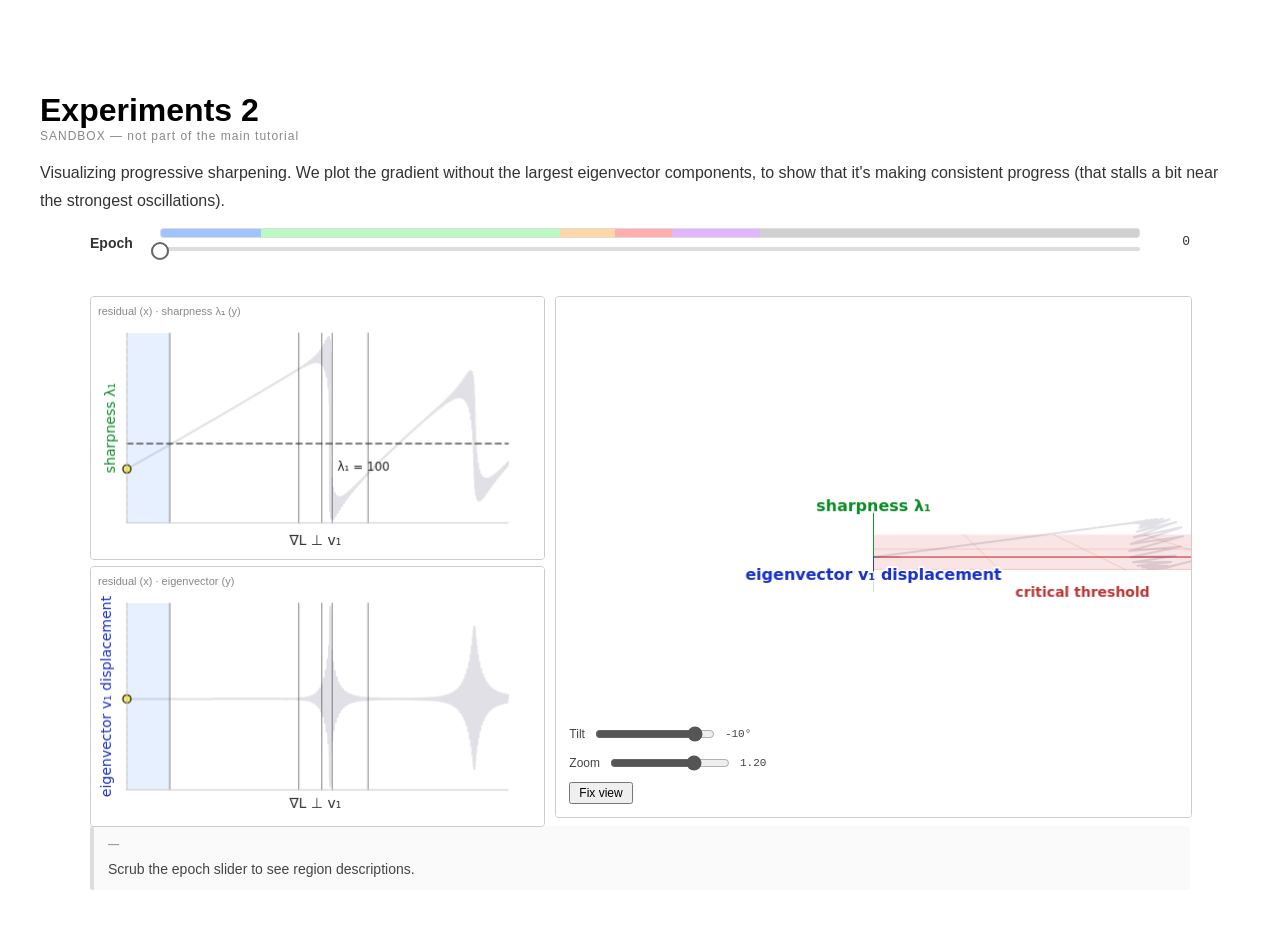
<file: experiments2.html>
<!DOCTYPE html>
<html lang="en">
<head>
  <meta charset="utf-8">
  <meta name="viewport" content="width=device-width, initial-scale=1.0">
  <title>Experiments 2</title>
  <link rel="stylesheet" href="styles.css">
  <style>
    .viewer-wrap {
      width: 100%;
      max-width: 1100px;
      margin: 0 auto;
      display: flex;
      flex-direction: column;
      gap: 10px;
    }

    /* Custom epoch slider: region bar flush above the track */
    .epoch-row {
      display: flex;
      align-items: center;
      gap: 10px;
      font-size: 14px;
    }
    .epoch-row label { font-weight:600; min-width:60px; }
    .epoch-row .val { font-family:Monaco,Consolas,monospace; font-size:13px; min-width:40px; text-align:right; }

    .epoch-slider-wrap {
      flex: 1;
      display: flex;
      flex-direction: column;
      gap: 2px;
      user-select: none;
    }

    /* Region bar — same width as the track below */
    #region-bar {
      height: 8px;
      border-radius: 3px;
      overflow: hidden;
      display: flex;
      border: 1px solid #ddd;
      cursor: pointer;
    }
    .region-segment { height:100%; transition: opacity 0.15s; }
    .region-segment.inactive { opacity: 0.3; }

    /* Track + thumb */
    .epoch-track-wrap {
      position: relative;
      height: 18px;
      display: flex;
      align-items: center;
      cursor: pointer;
    }
    .epoch-track {
      position: absolute;
      left: 0; right: 0;
      height: 4px;
      background: #ddd;
      border-radius: 2px;
    }
    .epoch-track-fill {
      height: 100%;
      background: #999;
      border-radius: 2px;
    }
    .epoch-thumb {
      position: absolute;
      width: 14px; height: 14px;
      background: #fff;
      border: 2px solid #666;
      border-radius: 50%;
      transform: translateX(-50%);
      top: 50%; margin-top: -7px;
      cursor: grab;
      transition: border-color 0.1s;
    }
    .epoch-thumb:active { cursor: grabbing; border-color: #333; }

    /* Main panel: 2D stack on left, 3D on right */
    .panels {
      display: flex;
      gap: 12px;
      align-items: stretch;
    }

    /* Left: two 2D canvases stacked */
    .panel-2d {
      display: flex;
      flex-direction: column;
      gap: 8px;
      flex: 1;
      min-width: 0;
    }
    .plot2d-wrap {
      position: relative;
      flex: 1;
    }
    .plot2d-wrap canvas {
      display: block;
      width: 100%;
      height: 100%;
      border: 1px solid #ccc;
      border-radius: 4px;
      background: #fff;
    }
    .plot2d-label {
      position: absolute;
      top: 6px; left: 8px;
      font-size: 11px;
      color: #888;
      pointer-events: none;
    }

    /* Right: 3D canvas */
    .panel-3d {
      flex: 1.4;
      min-width: 0;
      position: relative;  /* anchor for the overlay controls */
    }
    #canvas-3d {
      display: block;
      width: 100%;
      height: 100%;
      border: 1px solid #ccc;
      border-radius: 4px;
      background: #fff;
      cursor: grab;
    }
    #canvas-3d:active { cursor: grabbing; }

    /* Controls overlay — bottom-left of 3D panel */
    .controls-overlay {
      position: absolute;
      inset: 0;
      display: flex;
      flex-direction: column;
      justify-content: flex-end;
      align-items: flex-start;
      padding: 12px 14px;
      gap: 8px;
      pointer-events: none;
    }
    /* Re-enable pointer events on actual interactive elements */
    .controls-overlay > * { pointer-events: all; }
    .controls-overlay .slider-group { display:flex; align-items:center; gap:8px; }
    .controls-overlay .slider-group label { color:#444; white-space:nowrap; font-size:12px; }
    .controls-overlay .slider-group input[type=range] { width:120px; }
    .controls-overlay .slider-group .val { font-family:Monaco,Consolas,monospace; font-size:11px; min-width:32px; color:#444; }
    .controls-overlay .check-row { display:flex; align-items:center; gap:5px; color:#444; cursor:pointer; font-size:12px; }
    .controls-overlay button { font-size:12px; padding:2px 8px; cursor:pointer; }
  </style>
</head>
<body>
<div class="container">
  <h1 class="page-title">Experiments 2</h1>
  <p class="section-label">SANDBOX — not part of the main tutorial</p>
  <div class="tutorial-content">
    <p> Visualizing progressive sharpening. We plot the gradient without the largest eigenvector components, to show that it's making consistent progress (that stalls a bit near the strongest oscillations).</p>

    <div class="viewer-wrap">

      <!-- Custom epoch slider: region bar flush above track -->
      <div class="epoch-row">
        <label>Epoch</label>
        <div class="epoch-slider-wrap" id="epoch-slider-wrap">
          <div id="region-bar"></div>
          <div class="epoch-track-wrap" id="epoch-track-wrap">
            <div class="epoch-track">
              <div class="epoch-track-fill" id="epoch-track-fill"></div>
            </div>
            <div class="epoch-thumb" id="epoch-thumb"></div>
          </div>
        </div>
        <span class="val" id="epoch-value">—</span>
      </div>

      <div id="load-status" style="font-size:13px;color:#888;min-height:1.4em;">Loading data…</div>

      <!-- Panels -->
      <div class="panels" style="height:520px;">

        <!-- Left: 2D plots -->
        <div class="panel-2d">
          <div class="plot2d-wrap">
            <canvas id="canvas-xy"></canvas>
            <span class="plot2d-label">residual (x) · sharpness λ₁ (y)</span>
          </div>
          <div class="plot2d-wrap">
            <canvas id="canvas-xz"></canvas>
            <span class="plot2d-label">residual (x) · eigenvector (y)</span>
          </div>
        </div>

        <!-- Right: 3D -->
        <div class="panel-3d">
          <canvas id="canvas-3d"></canvas>
          <div class="controls-overlay">
            <div class="slider-group">
              <label>Tilt</label>
              <input type="range" id="rotx-slider" min="-90" max="0" step="1" value="-10">
              <span class="val" id="rotx-value">-10°</span>
            </div>
            <div class="slider-group">
              <label>Zoom</label>
              <input type="range" id="zoom-slider" min="0" max="1000" step="1" value="600">
              <span class="val" id="zoom-value">1.5</span>
            </div>
            <button id="fix-btn">Fix view</button>
          </div>
        </div>

      </div><!-- .panels -->

      <div id="region-text" style="
        padding: 10px 14px;
        border-left: 4px solid #ddd;
        border-radius: 3px;
        background: #fafafa;
        font-size: 14px;
        line-height: 1.6;
      ">
        <span class="region-text-label" style="font-weight:600; font-size:11px; letter-spacing:0.5px; display:block; margin-bottom:4px; color:#999;">—</span>
        <span class="region-text-body" style="color:#444;">Scrub the epoch slider to see region descriptions.</span>
      </div>

    </div>
  </div>
</div>
<script type="module" src="experiments2.js"></script>
</body>
</html>
</file>
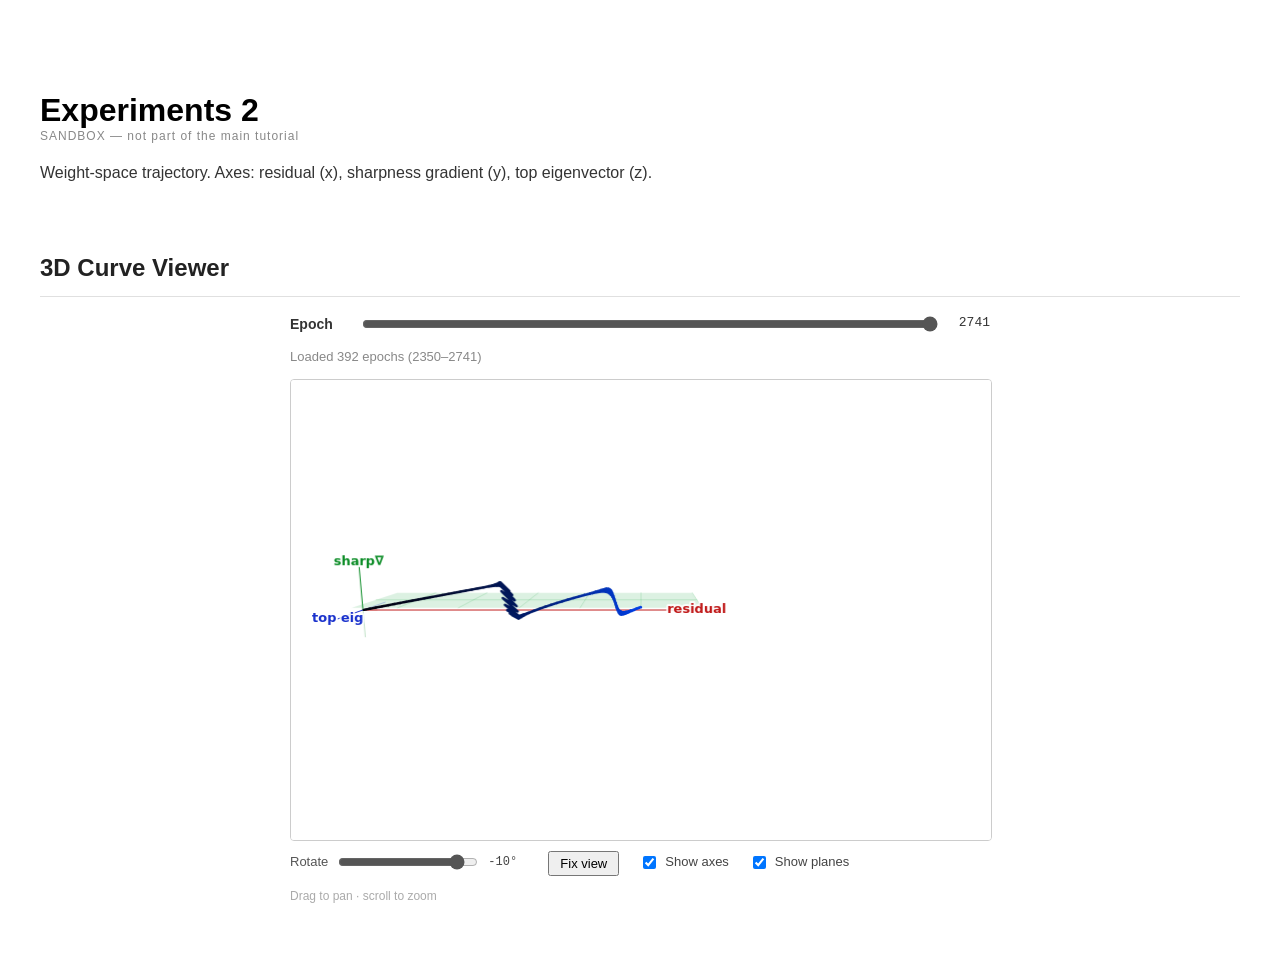
<file: visual_3d_exp.html>
<!DOCTYPE html>
<html lang="en">
<head>
  <meta charset="utf-8">
  <meta name="viewport" content="width=device-width, initial-scale=1.0">
  <title>Experiments 2</title>
  <link rel="stylesheet" href="styles.css">
  <style>
    .viewer-wrap {
      width: 100%; max-width: 700px; margin: 0 auto;
      display: flex; flex-direction: column; gap: 10px;
    }
    .epoch-row { display:flex; align-items:center; gap:10px; font-size:14px; }
    .epoch-row label { font-weight:600; min-width:60px; }
    .epoch-row input[type=range] { flex:1; }
    .epoch-row .val { font-family:Monaco,Consolas,monospace; font-size:13px; min-width:40px; text-align:right; }
    #curve3d-canvas {
      display:block; width:100%; height:460px;
      border:1px solid #ccc; border-radius:4px;
      cursor:grab; background:#fff;
    }
    #curve3d-canvas:active { cursor:grabbing; }
    .controls-row { display:flex; gap:20px; flex-wrap:wrap; align-items:flex-start; font-size:13px; }
    .slider-group { display:flex; align-items:center; gap:8px; }
    .slider-group label { min-width:30px; color:#555; }
    .slider-group input[type=range] { width:140px; }
    .slider-group .val { font-family:Monaco,Consolas,monospace; font-size:12px; min-width:40px; color:#444; }
    .check-row { display:flex; align-items:center; gap:6px; color:#444; cursor:pointer; }
    .viewer-hint { font-size:12px; color:#aaa; }
    details.orient-details { align-self:flex-start; }
    details.orient-details summary {
      font-size:12px; font-weight:600; color:#888; text-transform:uppercase;
      letter-spacing:0.4px; cursor:pointer; list-style:none;
      display:flex; align-items:center; gap:5px;
    }
    details.orient-details summary::-webkit-details-marker { display:none; }
    details.orient-details summary::before { content:'▶'; font-size:9px; color:#aaa; transition:transform 0.15s; display:inline-block; }
    details.orient-details[open] summary::before { transform:rotate(90deg); }
    details.orient-details .orient-body { display:flex; flex-direction:column; gap:6px; margin-top:6px; padding-left:2px; }
  </style>
</head>
<body>
<div class="container">
  <h1 class="page-title">Experiments 2</h1>
  <p class="section-label">SANDBOX — not part of the main tutorial</p>
  <div class="tutorial-content">
    <p>Weight-space trajectory. Axes: residual (x), sharpness gradient (y), top eigenvector (z).</p>
    <h2>3D Curve Viewer</h2>

    <div class="viewer-wrap">
      <div class="epoch-row">
        <label for="epoch-slider">Epoch</label>
        <input type="range" id="epoch-slider" min="1" max="500" step="1" value="500">
        <span class="val" id="epoch-value">500</span>
      </div>

      <div id="load-status" style="font-size:13px;color:#888;min-height:1.4em;">Loading data…</div>

      <canvas id="curve3d-canvas"></canvas>

      <div class="controls-row">
        <div class="slider-group">
          <label>Rotate</label>
          <input type="range" id="rotx-slider" min="-90" max="0" step="1" value="-10">
          <span class="val" id="rotx-value">-10°</span>
        </div>
        <button id="fix-btn" style="font-size:13px; padding:3px 10px; cursor:pointer;">Fix view</button>

        <label class="check-row">
          <input type="checkbox" id="check-axes" checked> Show axes
        </label>
        <label class="check-row">
          <input type="checkbox" id="check-planes" checked> Show planes
        </label>
      </div>

      <div class="viewer-hint">Drag to pan · scroll to zoom</div>
    </div>
  </div>
</div>
<script type="module" src="visual_3d_exp.js"></script>
</body>
</html>
</file>
<file: styles.css>
/* MLP Trainer Styles */
body {
  font-family: -apple-system, BlinkMacSystemFont, 'Segoe UI', Roboto, Helvetica, Arial, sans-serif;
}

.container {
  max-width: 1200px;
  margin: 0 auto;
  padding: 20px;
}

.page-title {
  margin-top: 2em;
  margin-bottom: 0;
}

.section-label {
  font-size: 12px;
  color: #888;
  letter-spacing: 1px;
  margin-top: 0;
  margin-bottom: 1em;
}

/* Range slider styling */
input[type="range"] {
  accent-color: #555;
  cursor: pointer;
}

.sim-button {
  padding: 8px 20px;
  font-size: 14px;
  background-color: #f0f0f0;
  border: 1px solid #ccc;
  border-radius: 4px;
  cursor: pointer;
  transition: background-color 0.2s;
}

.sim-button:hover { background-color: #e0e0e0; }
.sim-button:active { background-color: #d0d0d0; }

/* Setup boxes */
.setup-box {
  padding: 1.5em;
  padding-top: 2.5em;
  padding-bottom: 2.5em;
  border-radius: 8px;
  position: relative;
  min-height: 80px;
  margin-bottom: 1em;
}

.setup-box-label {
  position: absolute;
  left: 20px;
  top: 50%;
  transform: rotate(-90deg) translateX(-50%);
  transform-origin: left center;
  font-size: 14px;
  font-weight: 600;
  white-space: pre;
}

.setup-box-content {
  margin-left: 60px;
  display: flex;
  gap: 2em;
  flex-wrap: wrap;
  align-items: flex-start;
}

/* Specific box colors */
.box-task { background-color: #f0fff0; }
.box-task .setup-box-label { color: #55aa55; }

.box-network { background-color: #fff0f0; }
.box-network .setup-box-label { color: #cc5555; }

.box-training { background-color: #f0f4ff; }
.box-training .setup-box-label { color: #5578cc; }

/* Plots */
.plots-container {
  display: flex;
  gap: 20px;
  justify-content: center;
}

.plot-wrapper { flex: 0 0 500px; }

.plot-box {
  border: 1px solid #ccc;
  border-radius: 4px;
  background: white;
  padding: 20px;
  padding-left: 40px;
  padding-bottom: 40px;
  height: 335px;
}

.plot-content {
  height: 100%;
  position: relative;
}

.plot-canvas {
  width: 100%;
  height: 100%;
}

/* Axis labels */
.y-axis-label {
  position: absolute;
  top: 50%;
  transform: rotate(-90deg) translateY(-50%);
  transform-origin: center center;
  font-size: 17px;
  color: #666;
  word-spacing: 0.3em;
}

.y-axis-label-loss { left: -32px; }
.y-axis-label-norms { left: -40px; }

.x-axis-label {
  position: absolute;
  bottom: -30px;
  left: 50%;
  transform: translateX(-50%);
  font-size: 17px;
  color: #666;
}

/* Plot controls */
.logscale-control {
  margin-top: 20px;
  text-align: center;
}

.logscale-control label { margin-right: 30px; }

/* Plot x-axis toggle */
.plot-xaxis-toggle { font-size: 0.9em; }

.plot-xaxis-toggle a {
  color: #666;
  text-decoration: none;
  padding: 0.4em 0.8em;
  display: inline-block;
  border: 1px solid #ccc;
  background: white;
  transition: all 0.2s;
}

.plot-xaxis-toggle a:first-of-type {
  border-radius: 4px 0 0 4px;
  border-right: none;
}

.plot-xaxis-toggle a:last-of-type {
  border-radius: 0 4px 4px 0;
}

.plot-xaxis-toggle a:hover { background: #eee; }

.plot-xaxis-toggle a.active {
  background: #333;
  color: white;
  border-color: #333;
}

/* Dropdowns */
select {
  padding: 4px 8px;
  font-size: 14px;
  border: 1px solid #ccc;
  border-radius: 4px;
  background: white;
}

/* ==============================
   Tutorial Content Styles
   ============================== */

.tutorial-content {
  color: #333;
  font-size: 16px;
  line-height: 1.75;
  margin-top: 1em;
  margin-bottom: 2em;
}

.tutorial-content h2 {
  font-size: 1.5em;
  margin-top: 2.5em;
  margin-bottom: 0.6em;
  color: #222;
  border-bottom: 1px solid #e0e0e0;
  padding-bottom: 0.3em;
}

.tutorial-content h3 {
  font-size: 1.2em;
  margin-top: 2em;
  margin-bottom: 0.5em;
  color: #333;
}

.tutorial-content p {
  margin-bottom: 0.8em;
}

.tutorial-content ul {
  margin-left: 1.5em;
  margin-bottom: 1em;
}

.tutorial-content ul li {
  margin-bottom: 0.4em;
}

/* Note / aside callout */
.tutorial-note {
  background-color: #f7f7f0;
  border-left: 3px solid #bbb;
  padding: 0.8em 1.2em;
  margin: 1.2em 0;
  font-size: 0.93em;
  color: #555;
  border-radius: 0 4px 4px 0;
}

/* Accordion / collapsible sections */
.accordion {
  border: 1px solid #ddd;
  border-radius: 6px;
  margin-bottom: 6px;
  background: #fff;
}

.accordion + .accordion {
  /* tighten gap between consecutive accordions */
}

.accordion summary {
  padding: 0.6em 1em;
  font-size: 1em;
  font-weight: 600;
  color: #333;
  cursor: pointer;
  list-style: none;
  display: flex;
  align-items: center;
  gap: 0.5em;
  user-select: none;
}

.accordion summary::-webkit-details-marker {
  display: none;
}

.accordion summary::before {
  content: '▸';
  font-size: 0.85em;
  color: #999;
  transition: transform 0.15s ease;
  flex-shrink: 0;
}

.accordion[open] summary::before {
  transform: rotate(90deg);
}

.accordion summary:hover {
  background: #f8f8f8;
  border-radius: 6px;
}

.accordion-body {
  padding: 0.2em 1em 1em 1em;
  border-top: 1px solid #eee;
}

.accordion-body p:first-child {
  margin-top: 0.6em;
}

/* Figure / image placeholders */
.tutorial-figure {
  margin: 1.8em 0;
  text-align: center;
}

.tutorial-figure img {
  max-width: 100%;
  height: auto;
  border: 1px solid #ddd;
  border-radius: 4px;
  background: #fafafa;
}

.tutorial-figure figcaption {
  margin-top: 0.5em;
  font-size: 0.88em;
  color: #555;
  max-width: 80%;
  margin-left: auto;
  margin-right: auto;
  line-height: 1.4;
  text-align: center;
}

.tutorial-widget figcaption {
  margin-top: 0.5em;
  font-size: 0.88em;
  color: #555;
  max-width: 80%;
  margin-left: auto;
  margin-right: auto;
  line-height: 1.4;
  text-align: center;
}

.hero-caption {
  margin-top: 0.5em;
  font-size: 0.88em;
  color: #555;
  max-width: 80%;
  margin-left: auto;
  margin-right: auto;
  line-height: 1.4;
  text-align: center;
}

/* TODO / implementation blocks */
.todo-block {
  background-color: #fff8e1;
  border: 1px dashed #e0b040;
  border-radius: 6px;
  padding: 1em 1.4em;
  margin: 1.5em 0;
  font-size: 0.92em;
}

.todo-block .todo-label {
  font-weight: 700;
  font-size: 0.82em;
  text-transform: uppercase;
  letter-spacing: 0.5px;
  color: #b08020;
  margin-bottom: 0.4em;
}

.todo-block p {
  color: #665520;
  margin-bottom: 0;
}

/* ==============================
   Tutorial Widget Styles
   ============================== */

.tutorial-widget {
  margin: 2em 0;
  padding: 1em;
  background: #fafafa;
  border: 1px solid #e0e0e0;
  border-radius: 6px;
}

.tutorial-widget-controls {
  display: flex;
  align-items: center;
  gap: 0.8em;
  margin-bottom: 0.8em;
}

.tutorial-widget-info {
  font-size: 0.82em;
  color: #888;
  margin-left: 0.5em;
}

.tutorial-widget-charts {
  display: flex;
  gap: 12px;
  justify-content: center;
}

.tutorial-widget-chart {
  flex: 1;
  min-width: 0;
}

.tutorial-widget-chart .plot-box {
  height: 240px;
}

/* Eigenvector capture annotation */
.eigenvector-capture-info {
  display: none;
  font-size: 0.82em;
  color: #5544aa;
  background: #f3f0ff;
  border: 1px solid #c8b8f0;
  border-radius: 4px;
  padding: 0.3em 0.8em;
  margin-top: 0.5em;
  text-align: center;
}

/* Widget 4: 3×2 grid */
.widget4-grid-labels {
  display: flex;
  gap: 8px;
  margin-bottom: 4px;
  padding-left: 0;
}

.widget4-col-label {
  flex: 1;
  text-align: center;
  font-size: 14px;
  font-weight: 600;
  color: #555;
}

.widget4-grid {
  display: flex;
  gap: 8px;
  margin-bottom: 8px;
}

.widget4-cell {
  flex: 1;
  min-width: 0;
}

.plot-box-sm {
  height: 180px;
  padding: 12px;
  padding-left: 30px;
  padding-bottom: 30px;
}

.plot-box-sm .y-axis-label {
  font-size: 13px;
}

.plot-box-sm .x-axis-label {
  font-size: 13px;
  bottom: -22px;
}

.plot-box-sm .y-axis-label-loss { left: -22px; }
.plot-box-sm .y-axis-label-norms { left: -30px; }

/* Preset buttons — links from tutorial to playground */
.preset-buttons {
  display: flex;
  gap: 0.6em;
  flex-wrap: wrap;
  margin: 1em 0;
}

/* Preset buttons — not currently used in the tutorial.
   Kept for potential future use with data-preset="..." buttons
   that configure the bottom playground widget via applyPreset(). */
.preset-button {
  font-size: 13px;
  padding: 5px 14px;
  background: #f0f4ff;
  border: 1px solid #b0c0e0;
  border-radius: 4px;
  color: #4466aa;
  cursor: pointer;
  transition: background 0.2s, border-color 0.2s;
}

.preset-button:hover {
  background: #dde6f8;
  border-color: #8899cc;
}

.preset-button:active {
  background: #ccd8f0;
}

/* Load runs buttons — load saved experiments from files */
.load-runs-button {
  font-size: 13px;
  padding: 5px 14px;
  background: #f0f8f0;
  border: 1px solid #a0c8a0;
  border-radius: 4px;
  color: #447744;
  cursor: pointer;
  transition: background 0.2s, border-color 0.2s;
}

.load-runs-button:hover {
  background: #ddf0dd;
  border-color: #88aa88;
}

.load-runs-button:active {
  background: #ccf0cc;
}

.load-runs-button:disabled {
  opacity: 0.6;
  cursor: wait;
}

/* Citations and footnotes */
sup a {
  text-decoration: none;
  color: #4466aa;
  font-size: 12px;
}

sup a:hover {
  text-decoration: underline;
}

.references, .footnotes {
  font-size: 14px;
  line-height: 1.8;
  padding-left: 1.5em;
}

.references li, .footnotes li {
  margin-bottom: 0.5em;
}

.references a, .footnotes a {
  color: #4466aa;
}

/* ==============================
   Weight-space Trajectory Viewer
   ============================== */

.viewer-wrap {
  width: 100%;
  max-width: 1100px;
  margin: 0 auto;
  display: flex;
  flex-direction: column;
  gap: 10px;
}

/* Epoch slider row */
.epoch-row {
  display: flex;
  align-items: center;
  gap: 10px;
  font-size: 14px;
}
.epoch-row label { font-weight: 600; min-width: 60px; }
.epoch-row .val {
  font-family: Monaco, Consolas, monospace;
  font-size: 13px;
  min-width: 40px;
  text-align: right;
}

.epoch-slider-wrap {
  flex: 1;
  display: flex;
  flex-direction: column;
  gap: 2px;
  user-select: none;
}

/* Region bar — coloured strip above the scrub track */
#region-bar {
  height: 8px;
  border-radius: 3px;
  overflow: hidden;
  display: flex;
  border: 1px solid #ddd;
  cursor: pointer;
}
.region-segment { height: 100%; transition: opacity 0.15s; }
.region-segment.inactive { opacity: 0.3; }

/* Scrub track + thumb */
.epoch-track-wrap {
  position: relative;
  height: 18px;
  display: flex;
  align-items: center;
  cursor: pointer;
}
.epoch-track {
  position: absolute;
  left: 0; right: 0;
  height: 4px;
  background: #ddd;
  border-radius: 2px;
}
.epoch-track-fill {
  height: 100%;
  background: #999;
  border-radius: 2px;
}
.epoch-thumb {
  position: absolute;
  width: 14px; height: 14px;
  background: #fff;
  border: 2px solid #666;
  border-radius: 50%;
  transform: translateX(-50%);
  top: 50%; margin-top: -7px;
  cursor: grab;
  transition: border-color 0.1s;
}
.epoch-thumb:active { cursor: grabbing; border-color: #333; }

/* Main panel layout: 2D stack on left, 3D on right */
.panels {
  display: flex;
  gap: 12px;
  align-items: stretch;
}

.panel-2d {
  display: flex;
  flex-direction: column;
  gap: 8px;
  flex: 1;
  min-width: 0;
}

.plot2d-wrap {
  position: relative;
  flex: 1;
}
.plot2d-wrap canvas {
  display: block;
  width: 100%;
  height: 100%;
  border: 1px solid #ccc;
  border-radius: 4px;
  background: #fff;
}
.plot2d-label {
  position: absolute;
  top: 6px; left: 8px;
  font-size: 11px;
  color: #888;
  pointer-events: none;
}

.panel-3d {
  flex: 1.4;
  min-width: 0;
  position: relative;
}
#canvas-3d {
  display: block;
  width: 100%;
  height: 100%;
  border: 1px solid #ccc;
  border-radius: 4px;
  background: #fff;
  cursor: grab;
}
#canvas-3d:active { cursor: grabbing; }

/* Controls overlay — bottom-left of 3D panel */
.controls-overlay {
  position: absolute;
  inset: 0;
  display: flex;
  flex-direction: column;
  justify-content: space-between;
  align-items: flex-start;
  padding: 12px 14px;
  pointer-events: none;
}
.controls-overlay > * { pointer-events: all; }
.panel-3d-title {
  font-size: 13px;
  font-weight: 600;
  color: #444;
  letter-spacing: 0.3px;
  pointer-events: none;
}
.controls-overlay-bottom { display: flex; flex-direction: column; gap: 8px; }
.controls-overlay .slider-group { display: flex; align-items: center; gap: 8px; }
.controls-overlay .slider-group label { color: #444; white-space: nowrap; font-size: 12px; }
.controls-overlay .slider-group input[type=range] { width: 120px; }
.controls-overlay .slider-group .val {
  font-family: Monaco, Consolas, monospace;
  font-size: 11px;
  min-width: 32px;
  color: #444;
}
.controls-overlay button { font-size: 12px; padding: 2px 8px; cursor: pointer; }
</file>
